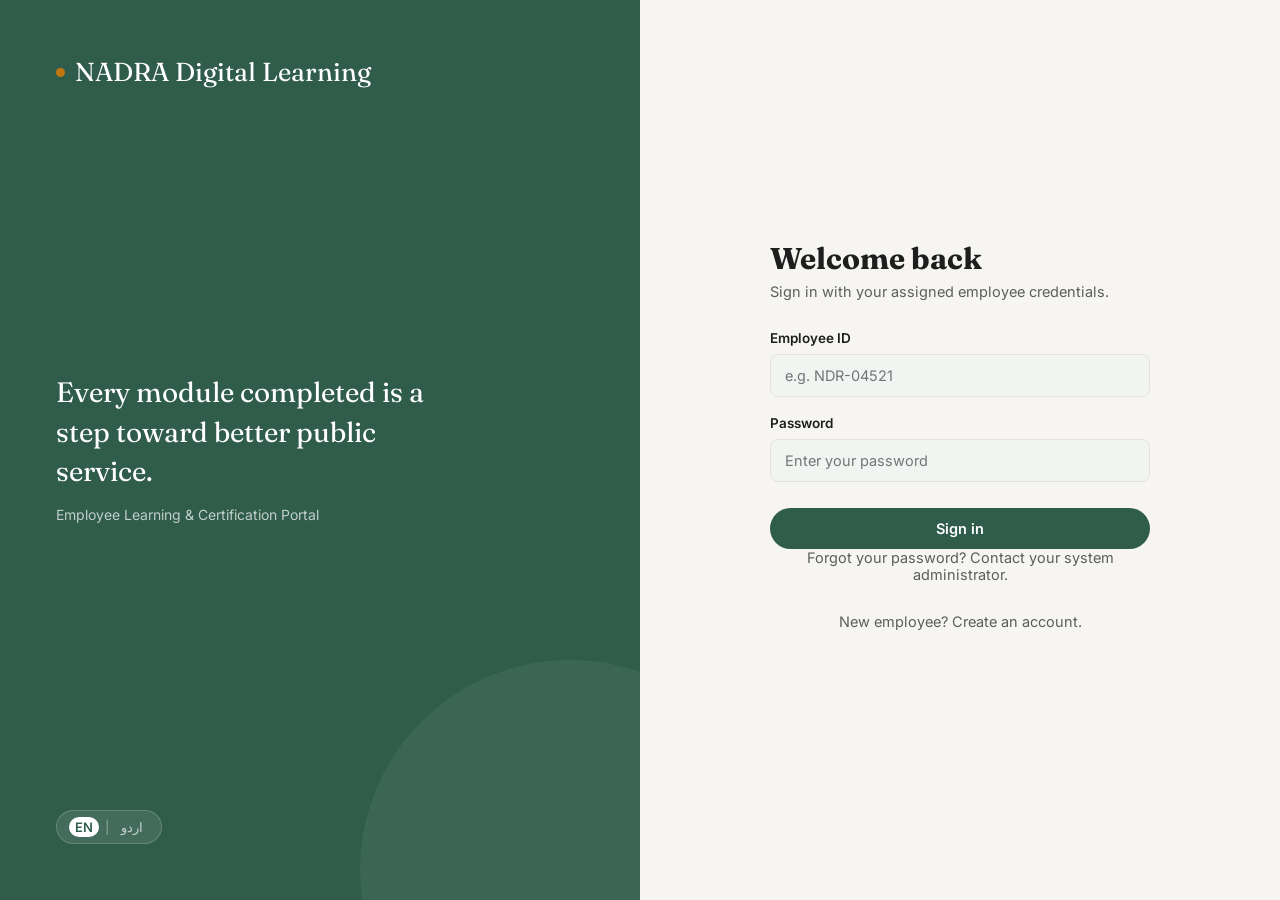
<file: index.html>
<!doctype html>
<html lang="en">
<head>
<meta charset="UTF-8" />
<meta name="viewport" content="width=device-width, initial-scale=1.0" />
<title>NADRA Digital Learning — Sign In</title>
<link rel="preconnect" href="https://fonts.googleapis.com">
<link href="https://fonts.googleapis.com/css2?family=Fraunces:wght@500;600&family=Inter:wght@400;500;600;700&family=Noto+Nastaliq+Urdu:wght@500;700&display=swap" rel="stylesheet">
<link rel="stylesheet" href="css/style.css" />
</head>
<body>
<div class="auth-shell">
  <div class="auth-side">
    <div class="brand"><span class="dot"></span><span data-en="NADRA Digital Learning" data-ur="نادرا ڈیجیٹل لرننگ">NADRA Digital Learning</span></div>
    <div class="quote">
      <span data-en="Every module completed is a step toward better public service."
            data-ur="ہر مکمل ہونے والا ماڈیول بہتر عوامی خدمت کی طرف ایک قدم ہے۔">
        Every module completed is a step toward better public service.
      </span>
      <small data-en="Employee Learning & Certification Portal" data-ur="ملازمین لرننگ اور سرٹیفیکیشن پورٹل">Employee Learning &amp; Certification Portal</small>
    </div>
    <div class="lang-toggle" style="align-self:flex-start;">
      <button data-lang="en" class="active">EN</button>
      <span style="opacity:.4">|</span>
      <button data-lang="ur">اردو</button>
    </div>
  </div>

  <div class="auth-form-col">
    <form class="auth-form" id="loginForm">
      <h1 data-en="Welcome back" data-ur="خوش آمدید">Welcome back</h1>
      <p data-en="Sign in with your assigned employee credentials." data-ur="اپنے مقرر کردہ ملازم کریڈینشلز سے سائن ان کریں۔">Sign in with your assigned employee credentials.</p>

      <div class="field">
        <label data-en="Employee ID" data-ur="ملازم آئی ڈی">Employee ID</label>
        <input type="text" placeholder="e.g. NDR-04521" required />
      </div>

      <div class="field">
        <label data-en="Password" data-ur="پاس ورڈ">Password</label>
        <input type="password" placeholder="Enter your password" required />
      </div>

      <button type="submit" class="btn block" data-en="Sign in" data-ur="سائن ان کریں">Sign in</button>

      <p class="auth-foot" data-en="Forgot your password? Contact your system administrator." data-ur="پاس ورڈ بھول گئے؟ اپنے سسٹم ایڈمنسٹریٹر سے رابطہ کریں۔">
        Forgot your password? Contact your system administrator.
      </p>

      <p class="auth-foot" data-en="New employee? Create an account." data-ur="نیا ملازم؟ اکاؤنٹ بنائیں۔">
        New employee? <a href="signup.html" style="color:var(--green-700);font-weight:600;">Create an account</a>
      </p>
    </form>
  </div>
</div>

<script src="js/app.js"></script>
</body>
</html>
</file>
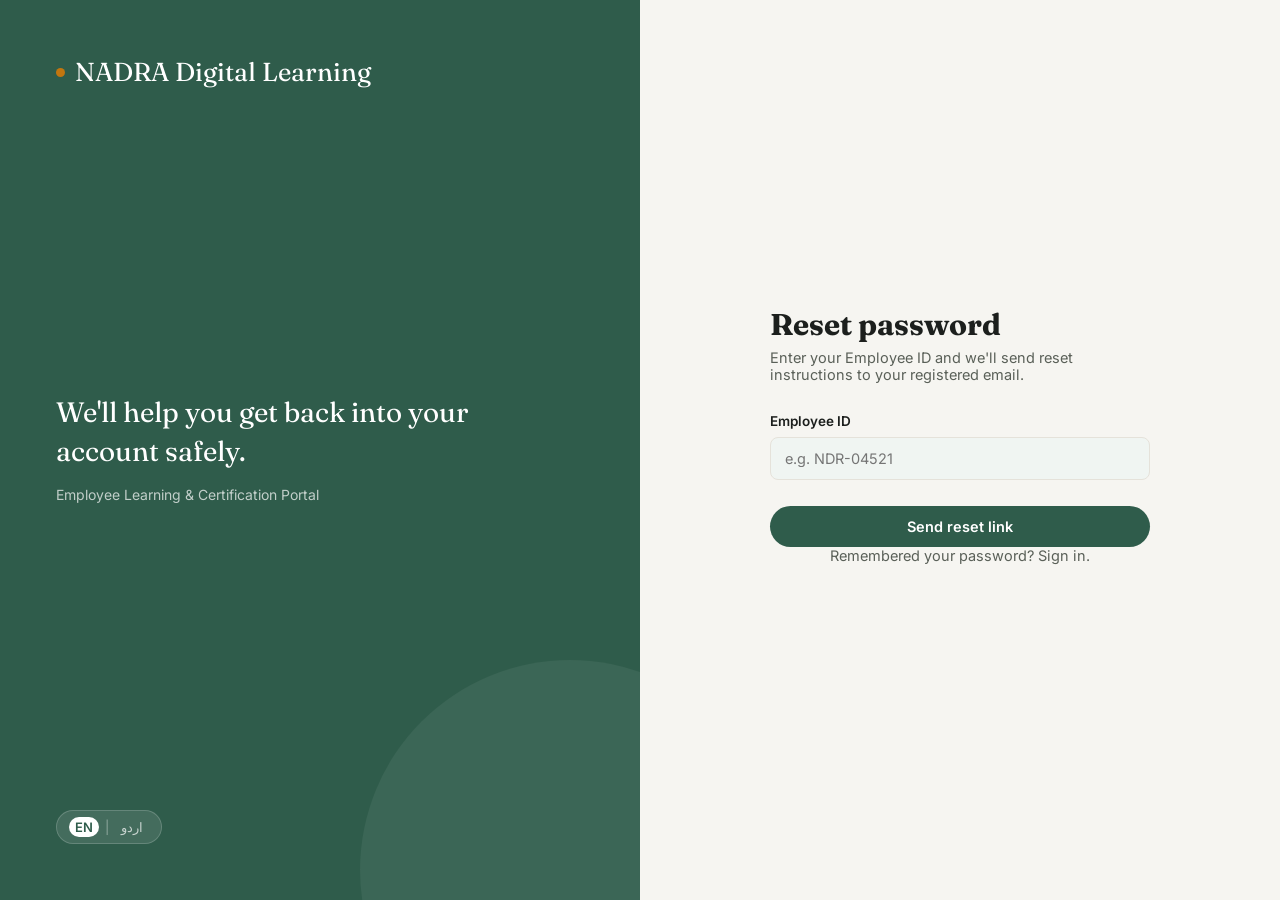
<file: forgot-password.html>
<!doctype html>
<html lang="en">
<head>
<meta charset="UTF-8" />
<meta name="viewport" content="width=device-width, initial-scale=1.0" />
<title>Reset Password — NADRA Digital Learning</title>
<link rel="preconnect" href="https://fonts.googleapis.com">
<link href="https://fonts.googleapis.com/css2?family=Fraunces:wght@500;600&family=Inter:wght@400;500;600;700&family=Noto+Nastaliq+Urdu:wght@500;700&display=swap" rel="stylesheet">
<link rel="stylesheet" href="css/style.css" />
</head>
<body>
<div class="auth-shell">
  <div class="auth-side">
    <div class="brand"><span class="dot"></span><span data-en="NADRA Digital Learning" data-ur="نادرا ڈیجیٹل لرننگ">NADRA Digital Learning</span></div>
    <div class="quote">
      <span data-en="We'll help you get back into your account safely."
            data-ur="ہم آپ کو محفوظ طریقے سے اپنے اکاؤنٹ میں واپس آنے میں مدد کریں گے۔">
        We'll help you get back into your account safely.
      </span>
      <small data-en="Employee Learning & Certification Portal" data-ur="ملازمین لرننگ اور سرٹیفیکیشن پورٹل">Employee Learning &amp; Certification Portal</small>
    </div>
    <div class="lang-toggle" style="align-self:flex-start;">
      <button data-lang="en" class="active">EN</button>
      <span style="opacity:.4">|</span>
      <button data-lang="ur">اردو</button>
    </div>
  </div>

  <div class="auth-form-col">
    <form class="auth-form" id="forgotPasswordForm" novalidate>
      <h1 data-en="Reset password" data-ur="پاس ورڈ ری سیٹ کریں">Reset password</h1>
      <p data-en="Enter your Employee ID and we'll send reset instructions to your registered email." data-ur="اپنی ملازم آئی ڈی درج کریں، ہم آپ کے رجسٹرڈ ای میل پر ری سیٹ ہدایات بھیجیں گے۔">Enter your Employee ID and we'll send reset instructions to your registered email.</p>

      <div class="field">
        <label data-en="Employee ID" data-ur="ملازم آئی ڈی">Employee ID</label>
        <input type="text" id="employeeId" placeholder="e.g. NDR-04521" required />
      </div>

      <button type="submit" class="btn block" data-en="Send reset link" data-ur="ری سیٹ لنک بھیجیں">Send reset link</button>

      <p class="auth-foot" data-en="Remembered your password? Sign in." data-ur="پاس ورڈ یاد آ گیا؟ سائن ان کریں۔">
        Remembered your password? <a href="index.html" style="color:var(--green-700);font-weight:600;">Sign in</a>
      </p>
    </form>
  </div>
</div>

<div class="toast" id="toast"></div>
<script src="js/app.js"></script>
</body>
</html>
</file>
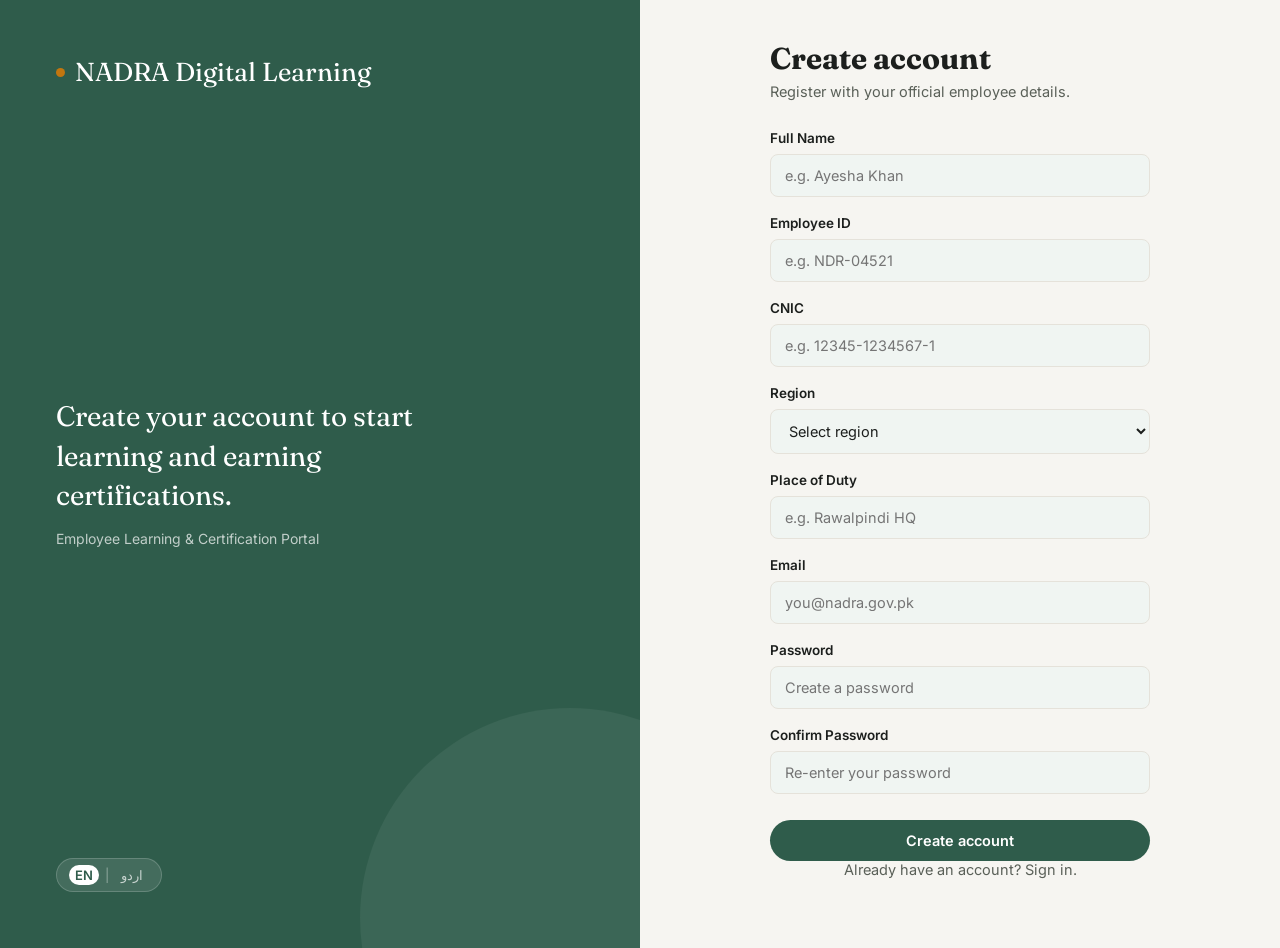
<file: signup.html>
<!doctype html>
<html lang="en">
<head>
<meta charset="UTF-8" />
<meta name="viewport" content="width=device-width, initial-scale=1.0" />
<title>Sign Up — NADRA Digital Learning</title>
<link rel="preconnect" href="https://fonts.googleapis.com">
<link href="https://fonts.googleapis.com/css2?family=Fraunces:wght@500;600&family=Inter:wght@400;500;600;700&family=Noto+Nastaliq+Urdu:wght@500;700&display=swap" rel="stylesheet">
<link rel="stylesheet" href="css/style.css" />
</head>
<body>
<div class="auth-shell">
  <div class="auth-side">
    <div class="brand"><span class="dot"></span><span data-en="NADRA Digital Learning" data-ur="نادرا ڈیجیٹل لرننگ">NADRA Digital Learning</span></div>
    <div class="quote">
      <span data-en="Create your account to start learning and earning certifications."
            data-ur="سیکھنے اور سرٹیفیکیشن حاصل کرنے کے لیے اپنا اکاؤنٹ بنائیں۔">
        Create your account to start learning and earning certifications.
      </span>
      <small data-en="Employee Learning & Certification Portal" data-ur="ملازمین لرننگ اور سرٹیفیکیشن پورٹل">Employee Learning &amp; Certification Portal</small>
    </div>
    <div class="lang-toggle" style="align-self:flex-start;">
      <button data-lang="en" class="active">EN</button>
      <span style="opacity:.4">|</span>
      <button data-lang="ur">اردو</button>
    </div>
  </div>

  <div class="auth-form-col">
    <form class="auth-form" id="signupForm" novalidate>
      <h1 data-en="Create account" data-ur="اکاؤنٹ بنائیں">Create account</h1>
      <p data-en="Register with your official employee details." data-ur="اپنی سرکاری ملازمت کی تفصیلات کے ساتھ رجسٹر کریں۔">Register with your official employee details.</p>

      <div class="field">
        <label data-en="Full Name" data-ur="پورا نام">Full Name</label>
        <input type="text" id="fullName" placeholder="e.g. Ayesha Khan" required />
      </div>

      <div class="field">
        <label data-en="Employee ID" data-ur="ملازم آئی ڈی">Employee ID</label>
        <input type="text" id="employeeId" placeholder="e.g. NDR-04521" required />
      </div>

      <div class="field">
        <label data-en="CNIC" data-ur="شناختی کارڈ نمبر">CNIC</label>
        <input type="text" id="cnic" placeholder="e.g. 12345-1234567-1" required />
      </div>

      <div class="field">
        <label data-en="Region" data-ur="خطہ">Region</label>
        <select id="region" required>
          <option value="" disabled selected data-en="Select region" data-ur="خطہ منتخب کریں">Select region</option>
          <option value="punjab" data-en="Punjab" data-ur="پنجاب">Punjab</option>
          <option value="sindh" data-en="Sindh" data-ur="سندھ">Sindh</option>
          <option value="kpk" data-en="Khyber Pakhtunkhwa" data-ur="خیبر پختونخوا">Khyber Pakhtunkhwa</option>
          <option value="balochistan" data-en="Balochistan" data-ur="بلوچستان">Balochistan</option>
          <option value="gb" data-en="Gilgit-Baltistan" data-ur="گلگت بلتستان">Gilgit-Baltistan</option>
          <option value="ict" data-en="Islamabad Capital Territory" data-ur="اسلام آباد کیپیٹل ٹیریٹری">Islamabad Capital Territory</option>
        </select>
      </div>

      <div class="field">
        <label data-en="Place of Duty" data-ur="جائے تعیناتی">Place of Duty</label>
        <input type="text" id="placeOfDuty" placeholder="e.g. Rawalpindi HQ" required />
      </div>

      <div class="field">
        <label data-en="Email" data-ur="ای میل">Email</label>
        <input type="email" id="email" placeholder="you@nadra.gov.pk" required />
      </div>

      <div class="field">
        <label data-en="Password" data-ur="پاس ورڈ">Password</label>
        <input type="password" id="password" placeholder="Create a password" required minlength="8" />
      </div>

      <div class="field">
        <label data-en="Confirm Password" data-ur="پاس ورڈ کی تصدیق کریں">Confirm Password</label>
        <input type="password" id="confirmPassword" placeholder="Re-enter your password" required minlength="8" />
      </div>

      <button type="submit" class="btn block" data-en="Create account" data-ur="اکاؤنٹ بنائیں">Create account</button>

      <p class="auth-foot" data-en="Already have an account? Sign in." data-ur="پہلے سے اکاؤنٹ موجود ہے؟ سائن ان کریں۔">
        Already have an account? <a href="index.html" style="color:var(--green-700);font-weight:600;">Sign in</a>
      </p>
    </form>
  </div>
</div>

<div class="toast" id="toast"></div>
<script src="js/app.js"></script>
</body>
</html>
</file>
<file: css/style.css>
/* ==========================================================================
   NADRA Digital Learning — Design Tokens & Base Styles
   Palette derived from client reference (white / forest-green)
   ========================================================================== */

:root {
  --green-900: #1f3b30;
  --green-800: #274a3c;
  --green-700: #2f5c4b;
  --green-600: #3a6e59;
  --green-500: #4c8069;
  --green-100: #e3ede8;
  --green-50:  #f0f5f2;

  --amber-600: #c2760f;
  --amber-100: #fbe9d3;

  --bg: #f6f5f1;
  --surface: #ffffff;
  --border: #e5e2da;
  --ink-900: #1c1f1d;
  --ink-600: #5a6058;
  --ink-400: #8b9089;

  --radius-lg: 16px;
  --radius-md: 12px;
  --radius-sm: 8px;
  --radius-pill: 999px;

  --shadow-card: 0 1px 2px rgba(28, 31, 29, 0.04), 0 8px 24px -12px rgba(28, 31, 29, 0.12);
  --shadow-pop: 0 4px 10px -2px rgba(28, 31, 29, 0.18);

  --font-display: "Fraunces", "Georgia", serif;
  --font-body: "Inter", -apple-system, BlinkMacSystemFont, "Segoe UI", sans-serif;
  --font-urdu: "Noto Nastaliq Urdu", serif;
}

* { box-sizing: border-box; }
html, body { height: 100%; }

body {
  margin: 0;
  background: var(--bg);
  color: var(--ink-900);
  font-family: var(--font-body);
  -webkit-font-smoothing: antialiased;
}

body[dir="rtl"] {
  font-family: var(--font-urdu), var(--font-body);
}

a { color: inherit; text-decoration: none; }
button { font-family: inherit; cursor: pointer; }
img { max-width: 100%; display: block; }

/* ---------- Layout shell ---------- */
.app {
  min-height: 100vh;
  display: flex;
  flex-direction: column;
}

.topbar {
  background: var(--green-700);
  color: #fff;
  display: flex;
  align-items: center;
  gap: 20px;
  padding: 14px 28px;
  position: sticky;
  top: 0;
  z-index: 40;
}

.topbar .brand {
  font-family: var(--font-display);
  font-weight: 600;
  font-size: 20px;
  letter-spacing: 0.02em;
  display: flex;
  align-items: center;
  gap: 8px;
  white-space: nowrap;
}
.topbar .brand .dot { width: 8px; height: 8px; border-radius: 50%; background: var(--amber-600); }

.topbar .search {
  flex: 1;
  max-width: 560px;
  display: flex;
  align-items: center;
  gap: 10px;
  background: rgba(255,255,255,0.12);
  border: 1px solid rgba(255,255,255,0.18);
  border-radius: var(--radius-pill);
  padding: 9px 16px;
  color: rgba(255,255,255,0.75);
  font-size: 14px;
}
.topbar .search svg { flex-shrink: 0; opacity: 0.8; }
.topbar .search input {
  background: transparent;
  border: none;
  outline: none;
  color: #fff;
  font-size: 14px;
  width: 100%;
}
.topbar .search input::placeholder { color: rgba(255,255,255,0.65); }

.topbar .right {
  margin-inline-start: auto;
  display: flex;
  align-items: center;
  gap: 18px;
}

.lang-toggle {
  display: flex;
  align-items: center;
  gap: 6px;
  background: rgba(255,255,255,0.1);
  border: 1px solid rgba(255,255,255,0.18);
  border-radius: var(--radius-pill);
  padding: 6px 12px;
  font-size: 13px;
  color: #fff;
}
.lang-toggle button {
  background: none;
  border: none;
  color: rgba(255,255,255,0.7);
  font-size: 13px;
  padding: 2px 6px;
  border-radius: var(--radius-pill);
}
.lang-toggle button.active { background: #fff; color: var(--green-700); font-weight: 600; }

.icon-btn {
  position: relative;
  width: 36px; height: 36px;
  display: flex; align-items: center; justify-content: center;
  border-radius: 50%;
  background: rgba(255,255,255,0.1);
  border: none;
  color: #fff;
}
.icon-btn .badge-dot {
  position: absolute; top: 6px; right: 7px;
  width: 7px; height: 7px; border-radius: 50%;
  background: #e2694b; border: 1.5px solid var(--green-700);
}

.avatar {
  width: 38px; height: 38px; border-radius: 50%;
  border: 2px solid rgba(255,255,255,0.5);
  object-fit: cover;
  background: var(--green-500);
}

.body-shell {
  display: flex;
  flex: 1;
  min-height: 0;
}

/* ---------- Sidebar ---------- */
.sidebar {
  width: 248px;
  flex-shrink: 0;
  background: var(--surface);
  border-inline-end: 1px solid var(--border);
  padding: 28px 20px;
  display: flex;
  flex-direction: column;
}

.sidebar .welcome h1 {
  font-family: var(--font-display);
  font-size: 22px;
  color: var(--green-800);
  margin: 0 0 2px;
}
.sidebar .welcome p {
  margin: 0 0 24px;
  font-size: 13px;
  color: var(--ink-600);
}

.nav { list-style: none; margin: 0; padding: 0; display: flex; flex-direction: column; gap: 2px; }
.nav a {
  display: flex; align-items: center; gap: 12px;
  padding: 11px 14px;
  border-radius: var(--radius-md);
  color: var(--ink-600);
  font-size: 14.5px;
  font-weight: 500;
}
.nav a svg { flex-shrink: 0; opacity: 0.85; }
.nav a:hover { background: var(--green-50); color: var(--green-800); }
.nav a.active { background: var(--green-100); color: var(--green-800); font-weight: 600; }
.nav .sub { margin-inline-start: 6px; }

.sidebar .logout {
  margin-top: auto;
  display: flex; align-items: center; gap: 12px;
  padding: 11px 14px;
  color: var(--ink-600);
  font-size: 14.5px;
  border-top: 1px solid var(--border);
  padding-top: 20px;
}

/* ---------- Main content ---------- */
.main {
  flex: 1;
  min-width: 0;
  padding: 36px 40px 60px;
}

.page-title {
  font-family: var(--font-display);
  font-size: 32px;
  font-weight: 600;
  color: var(--ink-900);
  margin: 0 0 8px;
}

.page-sub { color: var(--ink-600); font-size: 15px; margin: 0 0 28px; }

.progress-pill {
  display: inline-flex; align-items: center; gap: 12px;
  margin-bottom: 32px;
}
.progress-pill .rings { display: flex; }
.progress-pill .rings span {
  width: 22px; height: 22px; border-radius: 50%;
  border: 3px solid var(--green-700);
  margin-inline-start: -6px;
  background: var(--green-100);
}
.progress-pill .rings span:first-child { margin-inline-start: 0; background: var(--green-700); }
.progress-pill .rings span:nth-child(2) { background: var(--green-500); }
.progress-pill p { margin: 0; font-size: 14.5px; color: var(--ink-600); }

.section-head {
  display: flex; align-items: baseline; justify-content: space-between;
  margin-bottom: 18px;
}
.section-head h2 {
  font-family: var(--font-display);
  font-size: 22px;
  margin: 0;
  color: var(--ink-900);
}
.section-head .view-all { font-size: 14px; color: var(--green-700); font-weight: 600; }

/* ---------- Course cards ---------- */
.grid-cards {
  display: grid;
  grid-template-columns: repeat(auto-fill, minmax(260px, 1fr));
  gap: 22px;
  margin-bottom: 44px;
}

.course-card {
  background: var(--surface);
  border-radius: var(--radius-lg);
  overflow: hidden;
  box-shadow: var(--shadow-card);
  display: flex;
  flex-direction: column;
}
.course-card .thumb {
  height: 150px;
  position: relative;
  background-size: cover;
  background-position: center;
}
.course-card .tag {
  position: absolute; top: 12px; inset-inline-start: 12px;
  background: rgba(255,255,255,0.92);
  color: var(--ink-900);
  font-size: 12px; font-weight: 600;
  padding: 5px 12px;
  border-radius: var(--radius-pill);
}
.course-card .body { padding: 18px 18px 20px; display: flex; flex-direction: column; gap: 14px; flex: 1; }
.course-card h3 { margin: 0; font-size: 18px; line-height: 1.3; color: var(--ink-900); }
.course-card .prog-row { display: flex; justify-content: space-between; font-size: 13px; color: var(--ink-600); }
.course-card .prog-track { height: 7px; background: var(--green-50); border-radius: var(--radius-pill); overflow: hidden; }
.course-card .prog-fill { height: 100%; background: var(--green-700); border-radius: var(--radius-pill); }
.btn {
  border: none; border-radius: var(--radius-pill);
  padding: 12px 20px; font-size: 14.5px; font-weight: 600;
  background: var(--green-700); color: #fff;
  text-align: center;
  transition: background 0.15s ease;
}
.btn:hover { background: var(--green-800); }
.btn.block { width: 100%; margin-top: auto; }
.btn.ghost { background: transparent; color: var(--green-700); border: 1.5px solid var(--green-700); }
.btn.ghost:hover { background: var(--green-50); }

/* ---------- Badges ---------- */
.badges-grid {
  display: grid;
  grid-template-columns: repeat(auto-fill, minmax(150px, 1fr));
  gap: 20px;
}
.badge-tile { text-align: center; }
.badge-tile .ring {
  width: 104px; height: 104px; margin: 0 auto 12px;
  border-radius: 50%;
  border: 2px dashed var(--border);
  display: flex; align-items: center; justify-content: center;
  background: var(--surface);
}
.badge-tile.earned .ring { border-style: solid; border-color: var(--green-100); }
.badge-tile h4 { margin: 0 0 2px; font-size: 14.5px; color: var(--ink-900); }
.badge-tile p { margin: 0; font-size: 12.5px; color: var(--ink-600); }

/* ---------- Cards / forms ---------- */
.panel {
  background: var(--surface);
  border-radius: var(--radius-lg);
  box-shadow: var(--shadow-card);
  padding: 32px;
}

.form-grid {
  display: grid;
  grid-template-columns: 1fr 1fr;
  gap: 22px;
  margin-top: 22px;
}
.field { display: flex; flex-direction: column; gap: 8px; }
.field.full { grid-column: 1 / -1; }
.field label { font-size: 13.5px; font-weight: 600; color: var(--ink-900); }
.field .hint { font-size: 12px; color: var(--ink-400); font-weight: 400; }
.field input, .field select {
  border: 1.5px solid var(--border);
  border-radius: var(--radius-sm);
  padding: 12px 14px;
  font-size: 14.5px;
  font-family: inherit;
  background: var(--green-50);
  color: var(--ink-900);
  outline: none;
  transition: border-color 0.15s ease, background 0.15s ease;
}
.field input:focus, .field select:focus {
  border-color: var(--green-600);
  background: #fff;
}
.field input.invalid { border-color: #c0432f; }
.field .error { font-size: 12px; color: #c0432f; display: none; }
.field.has-error .error { display: block; }
.field.has-error input { border-color: #c0432f; background: #fdf2f0; }

.form-actions {
  display: flex; justify-content: flex-end; gap: 12px;
  margin-top: 30px;
  padding-top: 24px;
  border-top: 1px solid var(--border);
}

.profile-header {
  display: flex; align-items: center; gap: 20px;
  margin-bottom: 28px;
}
.profile-header img {
  width: 84px; height: 84px; border-radius: 50%; object-fit: cover;
  border: 3px solid var(--green-100);
}
.profile-header h2 { margin: 0 0 4px; font-family: var(--font-display); font-size: 22px; }
.profile-header p { margin: 0; color: var(--ink-600); font-size: 14px; }
.pill-tag {
  display: inline-flex; align-items: center; gap: 6px;
  background: var(--green-100); color: var(--green-800);
  font-size: 12px; font-weight: 600;
  padding: 4px 12px; border-radius: var(--radius-pill);
  margin-top: 6px;
}

.toast {
  position: fixed; bottom: 28px; inset-inline-end: 28px;
  background: var(--green-800); color: #fff;
  padding: 14px 22px; border-radius: var(--radius-md);
  box-shadow: var(--shadow-pop);
  font-size: 14px; font-weight: 500;
  display: flex; align-items: center; gap: 10px;
  transform: translateY(20px); opacity: 0;
  transition: all 0.25s ease;
  pointer-events: none;
  z-index: 100;
}
.toast.show { transform: translateY(0); opacity: 1; }

/* ---------- Login page ---------- */
.auth-shell {
  min-height: 100vh;
  display: grid;
  grid-template-columns: 1fr 1fr;
}
.auth-side {
  background: var(--green-700);
  color: #fff;
  padding: 56px;
  display: flex;
  flex-direction: column;
  justify-content: space-between;
  position: relative;
  overflow: hidden;
}
.auth-side::after {
  content: "";
  position: absolute;
  width: 420px; height: 420px;
  border-radius: 50%;
  background: rgba(255,255,255,0.06);
  bottom: -180px; inset-inline-end: -140px;
}
.auth-side .brand { font-family: var(--font-display); font-size: 26px; display:flex; align-items:center; gap:10px; }
.auth-side .brand .dot { width: 9px; height: 9px; border-radius: 50%; background: var(--amber-600); }
.auth-side .quote { font-family: var(--font-display); font-size: 28px; line-height: 1.4; max-width: 420px; }
.auth-side .quote small { display: block; font-family: var(--font-body); font-size: 14px; opacity: 0.7; margin-top: 14px; font-weight: 400; }

.auth-form-col {
  display: flex; align-items: center; justify-content: center;
  padding: 40px;
}
.auth-form {
  width: 100%; max-width: 380px;
}
.auth-form h1 { font-family: var(--font-display); font-size: 30px; margin: 0 0 6px; }
.auth-form > p { color: var(--ink-600); font-size: 14.5px; margin: 0 0 30px; }
.auth-form .field { margin-bottom: 18px; }
.auth-form .btn.block { margin-top: 8px; }
.auth-foot { text-align: center; margin-top: 22px; font-size: 13.5px; color: var(--ink-600); }

@media (max-width: 900px) {
  .auth-shell { grid-template-columns: 1fr; }
  .auth-side { display: none; }
  .sidebar { display: none; }
  .form-grid { grid-template-columns: 1fr; }
  .topbar .search { display: none; }
}
</file>
